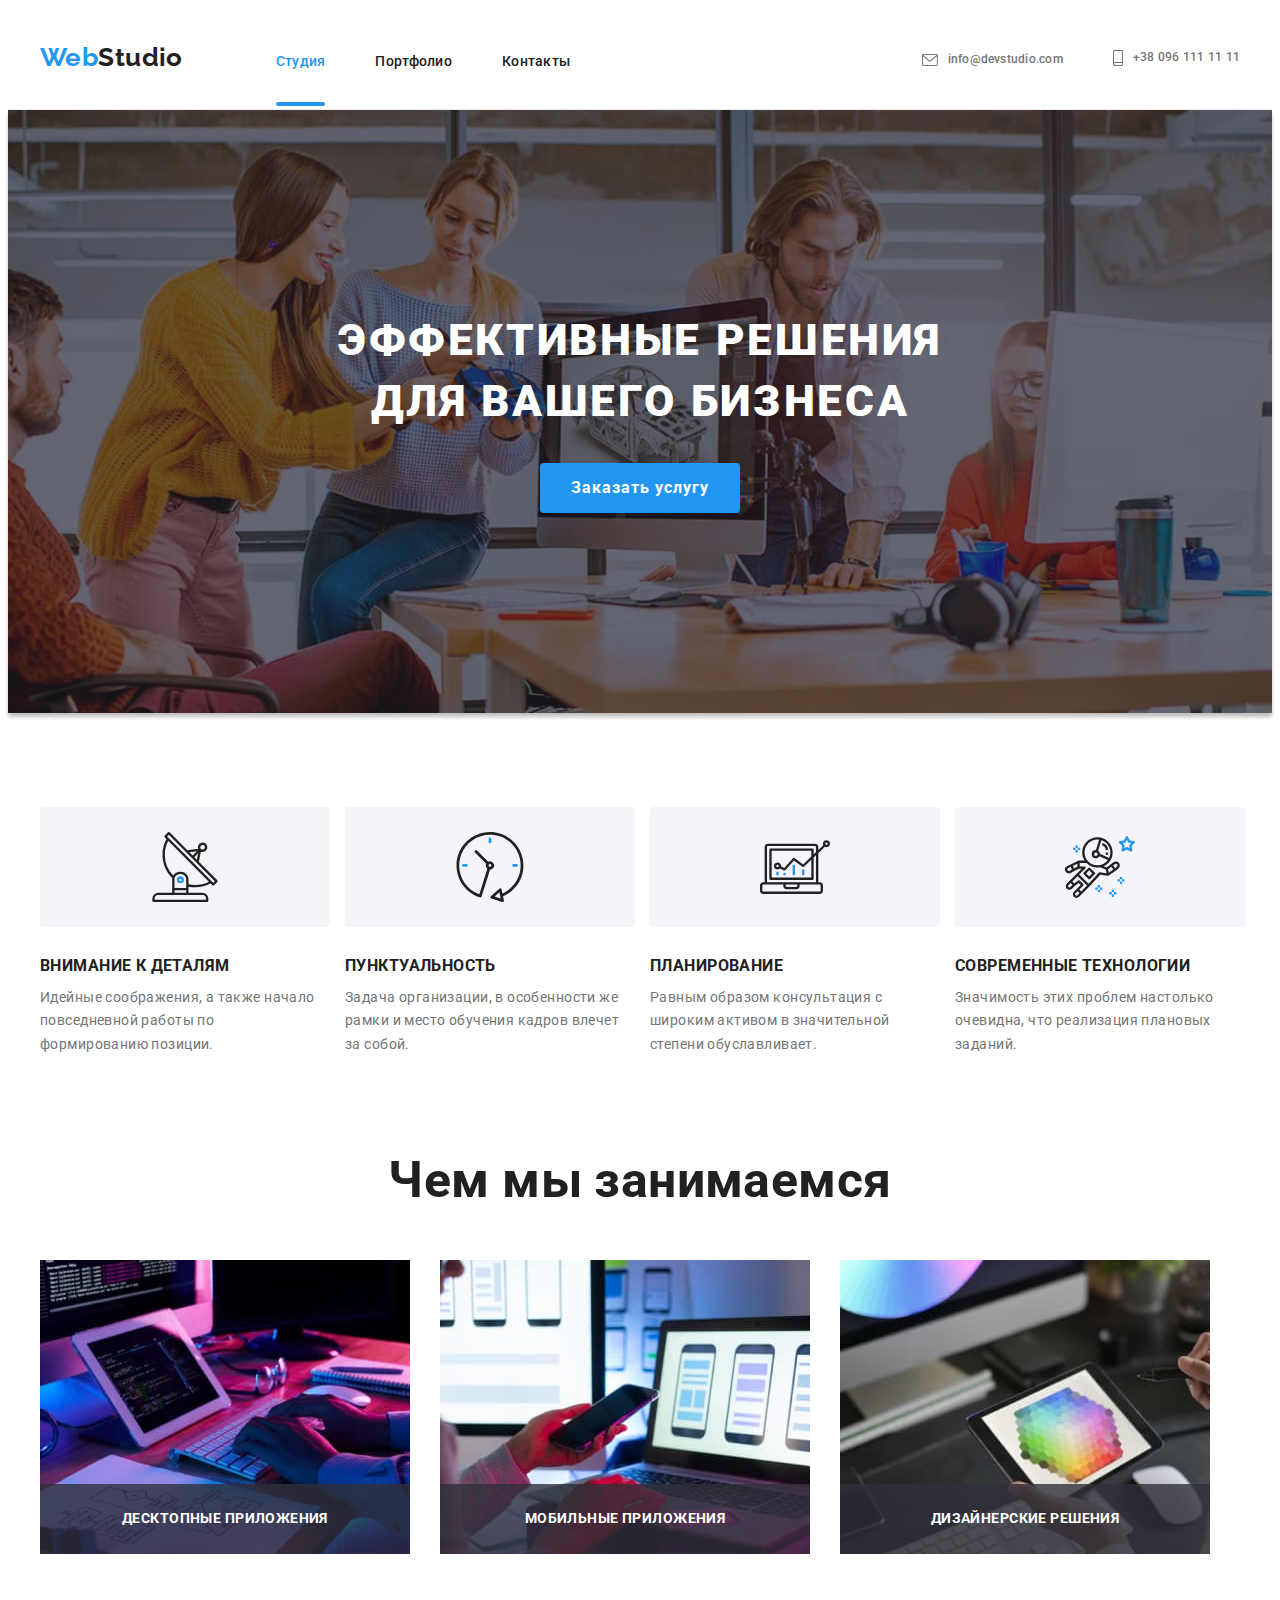
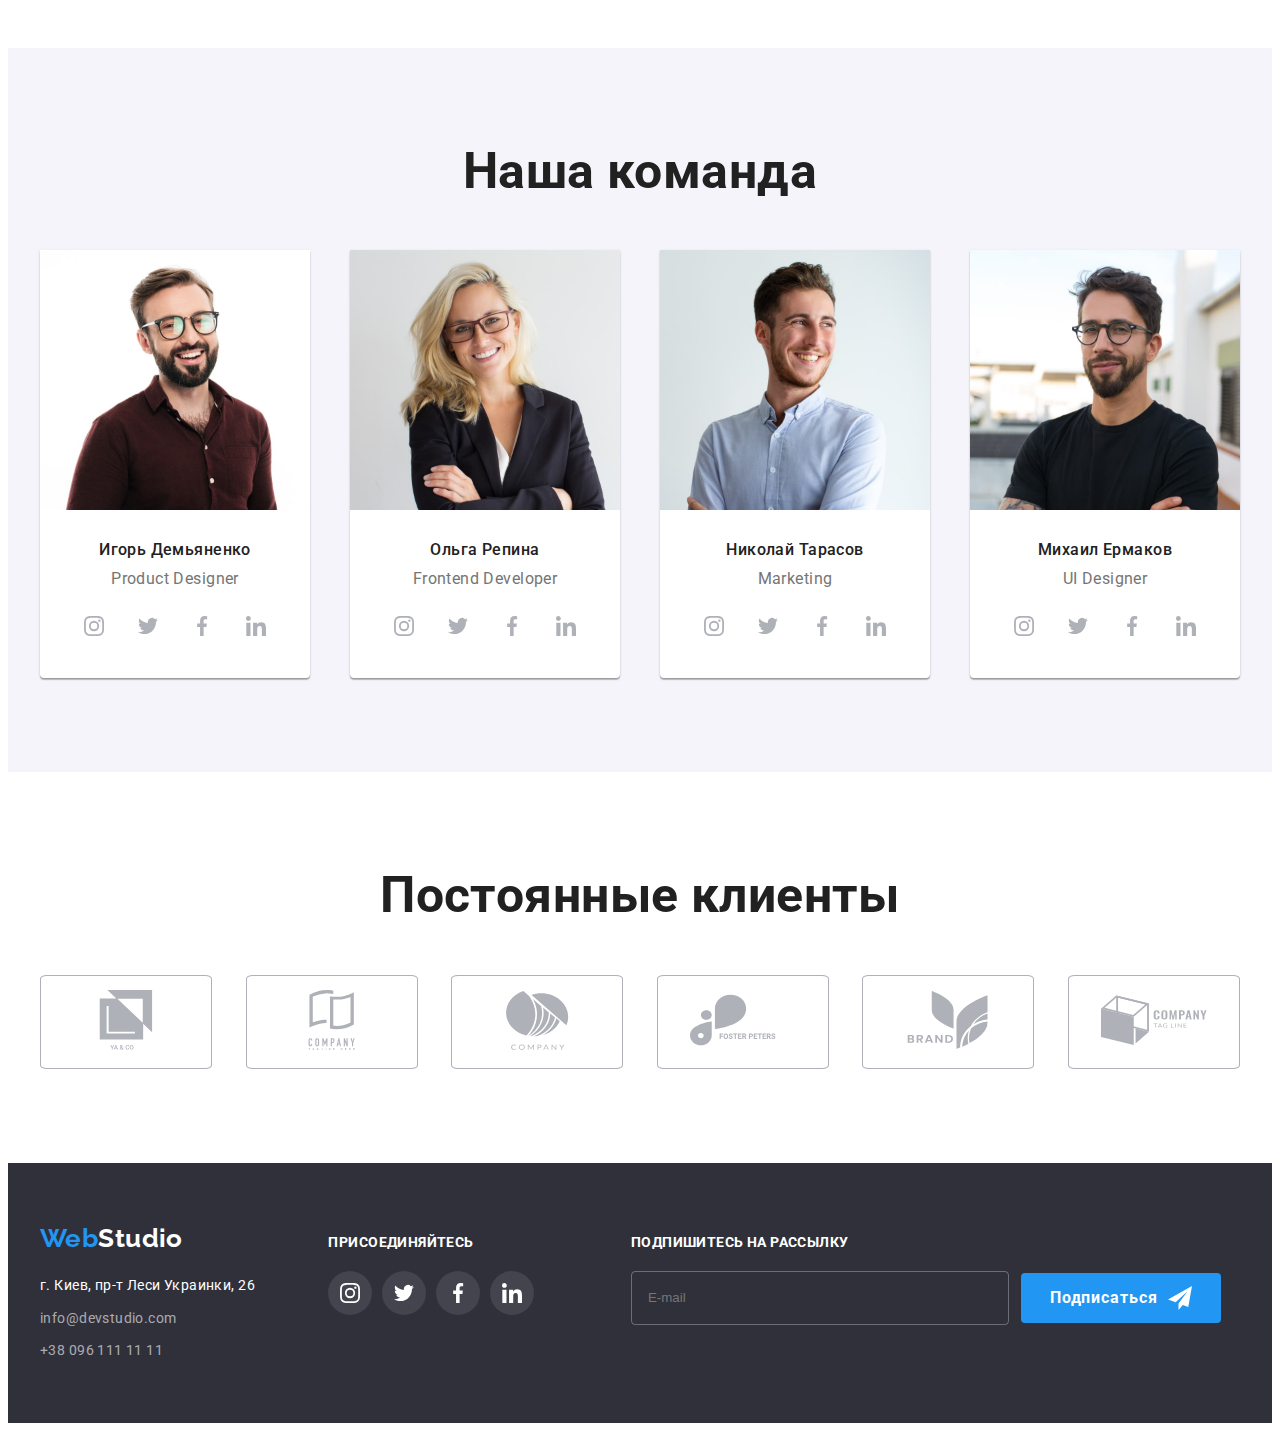
<file: index.html>
<!DOCTYPE html>
<html lang="ru">
  <head>
    <meta charset="UTF-8" />
    <meta http-equiv="X-UA-Compatible" content="IE=edge" />
    <meta name="viewport" content="width=device-width, initial-scale=1.0" />
    <title>Студия</title>
    <link
      rel="stylesheet"
      href="https://cdnjs.cloudflare.com/ajax/libs/modern-normalize/1.1.0/modern-normalize.min.css"
      integrity="sha512-wpPYUAdjBVSE4KJnH1VR1HeZfpl1ub8YT/NKx4PuQ5NmX2tKuGu6U/JRp5y+Y8XG2tV+wKQpNHVUX03MfMFn9Q=="
      crossorigin="anonymous"
      referrerpolicy="no-referrer"
    />
    <link
      href="https://fonts.googleapis.com/css2?family=Raleway:wght@700&family=Roboto:wght@400;500;700;900&display=swap"
      rel="stylesheet"
    />
    <link rel="stylesheet" href="./css/main.min.css" />
  </head>
  <body>
    <!--------------------------------------------Шапка проекта-------------------------------------------->
    <header class="header">
      <div class="container header__container">
        <a class="link logo header__logo" href="#" lang="en">
          <span class="accent-color">Web</span>Studio</a
        >
        <!--------------------------------------- Планшет + Декстоп --------------------------------------->
        <nav class="site-nav">
          <ul class="list site-list">
            <li class="site-list__item">
              <a class="link site-list__link current-link" href="index.html"
                >Студия</a
              >
            </li>
            <li class="site-list__item">
              <a class="link site-list__link" href="portfolio.html"
                >Портфолио</a
              >
            </li>
            <li class="site-list__item">
              <a class="link site-list__link" href="#">Контакты</a>
            </li>
          </ul>
        </nav>
        <ul class="list cntc-list">
          <li class="cntc-list__item">
            <a
              class="link mail-link cntc-list__link"
              href="mailto:info@devstudio.com"
            >
              <svg class="cntc-list__icon" width="16" height="12">
                <use href="./images/sprite.svg#icon-envelope"></use>
              </svg>
              info@devstudio.com</a
            >
          </li>
          <li class="cntc-list__item">
            <a class="link cntc-list__link" href="tel:+380961111111">
              <svg class="cntc-list__icon" width="10" height="16">
                <use href="./images/sprite.svg#icon-smartphone"></use>
              </svg>
              +38 096 111 11 11</a
            >
          </li>
        </ul>
        <!-------------------------------------------- Моб-меню -------------------------------------------->
        <button type="button" class="menu-open" data-menu-open>
          <svg class="menu-icon" width="40" , height="40">
            <use
              href="./images/sprite.svg#icon-burger-menu"
              class="menu-icon__burger"
            ></use>
          </svg>
        </button>
        <div class="mobile-menu is-hidden" data-menu>
          <div class="container container-menu">
            <div class="mobile-menu--top">
              <button type="button" class="menu-close" data-menu-close>
                <svg class="menu-icon" width="40" , height="40">
                  <use
                    href="./images/sprite.svg#icon-cross"
                    class="menu-icon__cross"
                  ></use>
                </svg>
              </button>
              <ul class="list menu-list">
                <li class="menu-list__item">
                  <a class="link menu-list__link" href="index.html">Студия</a>
                </li>
                <li class="menu-list__item">
                  <a class="link menu-list__link" href="portfolio.html"
                    >Портфолио</a
                  >
                </li>
                <li class="menu-list__item">
                  <a class="link menu-list__link" href="#">Контакты</a>
                </li>
              </ul>
            </div>
            <div class="mobile-menu--bottom">
              <ul class="list menu-cntc-list">
                <li class="menu-cntc-list__item">
                  <a
                    class="link tel-link menu-cntc-list__link"
                    href="tel:+380961111111"
                  >
                    +38 096 111 11 11</a
                  >
                </li>
                <li class="menu-cntc-list__item">
                  <a
                    class="link menu-cntc-list__link"
                    href="mailto:info@devstudio.com"
                    >info@devstudio.com</a
                  >
                </li>
              </ul>
              <ul class="list socials-list">
                <li class="socials-list__item">
                  <a
                    href="https://www.instagram.com"
                    target="_blank"
                    rel="noopener noreferrer"
                    class="link socials-list__link"
                    >Instagram</a
                  >
                </li>
                <li class="socials-list__item">
                  <a
                    href="https://twitter.com"
                    target="_blank"
                    rel="noopener noreferrer"
                    class="link socials-list__link"
                  >
                    Twitter</a
                  >
                </li>
                <li class="socials-list__item">
                  <a
                    href="https://uk-ua.facebook.com"
                    target="_blank"
                    rel="noopener noreferrer"
                    class="link socials-list__link"
                    >Facebook</a
                  >
                </li>
                <li class="socials-list__item">
                  <a
                    href="https://www.linkedin.com"
                    target="_blank"
                    rel="noopener noreferrer"
                    class="link socials-list__link"
                    >LinkedIn</a
                  >
                </li>
              </ul>
            </div>
          </div>
        </div>
      </div>
    </header>
    <main>
      <!--------------------------------------------Шапка-герой-------------------------------------------->
      <section class="hero hero-bg">
        <div class="container">
          <h1 class="hero__title">
            Эффективные решения <br />для вашего бизнеса
          </h1>
          <button type="button" class="main-btn" data-modal-open>
            Заказать услугу
          </button>
        </div>
      </section>
      <!--------------------------------------Особенности работы-------------------------------------->
      <section class="section">
        <div class="container">
          <h2 class="section__title" hidden>Особенности</h2>
          <ul class="list specifics-list">
            <li class="specifics-list__item">
              <div class="specifics-icon">
                <svg class="icon">
                  <use href="./images/sprite.svg#icon-antena"></use>
                </svg>
              </div>
              <h3 class="specifics-list__title">Внимание к деталям</h3>
              <p class="specifics-list__text">
                Идейные соображения, а также начало повседневной работы по
                формированию позиции.
              </p>
            </li>
            <li class="specifics-list__item">
              <div class="specifics-icon">
                <svg class="icon">
                  <use href="./images/sprite.svg#icon-clock"></use>
                </svg>
              </div>
              <h3 class="specifics-list__title">Пунктуальность</h3>
              <p class="specifics-list__text">
                Задача организации, в особенности же рамки и место обучения
                кадров влечет за собой.
              </p>
            </li>
            <li class="specifics-list__item">
              <div class="specifics-icon">
                <svg class="icon">
                  <use href="./images/sprite.svg#icon-diaram"></use>
                </svg>
              </div>
              <h3 class="specifics-list__title">Планирование</h3>
              <p class="specifics-list__text">
                Равным образом консультация с широким активом в значительной
                степени обуславливает.
              </p>
            </li>
            <li class="specifics-list__item">
              <div class="specifics-icon">
                <svg class="icon">
                  <use href="./images/sprite.svg#icon-astro"></use>
                </svg>
              </div>
              <h3 class="specifics-list__title">Современные технологии</h3>
              <p class="specifics-list__text">
                Значимость этих проблем настолько очевидна, что реализация
                плановых заданий.
              </p>
            </li>
          </ul>
        </div>
      </section>
      <!--------------------------------------------Услуги-------------------------------------------->
      <section class="images">
        <div class="container">
          <h2 class="section__title">Чем мы занимаемся</h2>
          <ul class="list images-list">
            <li class="images-list__item">
              <div class="image-wrap">
                <picture>
                  <source
                    srcset="./images/box-1.jpg 1x, ./images/box-1-2x.jpg 2x"
                    media="(min-width: 1200px)"
                  />
                  <img src="./images/box-1.jpg" alt="Кодинг" />
                </picture>
                <p class="image-wrap__text">Десктопные приложения</p>
              </div>
            </li>
            <li class="images-list__item">
              <div class="image-wrap">
                <picture>
                  <source
                    srcset="./images/box-2.jpg 1x, ./images/box-2-2x.jpg 2x"
                    media="(min-width: 1200px)"
                  />
                  <img src="./images/box-2.jpg" alt="Натив" />
                </picture>
                <p class="image-wrap__text">Мобильные приложения</p>
              </div>
            </li>
            <li class="images-list__item">
              <div class="image-wrap">
                <picture>
                  <source
                    srcset="./images/box-3.jpg 1x, ./images/box-3-2x.jpg 2x"
                    media="(min-width: 1200px)"
                  />
                  <img src="./images/box-3.jpg" alt="Дизайн" />
                </picture>
                <p class="image-wrap__text">Дизайнерские решения</p>
              </div>
            </li>
          </ul>
        </div>
      </section>
      <!--------------------------------------------Команда-------------------------------------------->
      <section class="section team">
        <div class="container">
          <h2 class="section__title">Наша команда</h2>
          <ul class="list team-list">
            <li class="team-list__item">
              <picture>
                <source
                  srcset="./images/img-3.jpg 1x, ./images/img-3-desk-2x.jpg 2x"
                  media="(min-width: 1200px)"
                />
                <source
                  srcset="
                    ./images/img-3-tab-1x.jpg 1x,
                    ./images/img-3-tab-2x.jpg 2x
                  "
                  media="(min-width: 768px)"
                />
                <source
                  srcset="
                    ./images/img-3-mob-1x.jpg 1x,
                    ./images/img-3-mob-2x.jpg 2x
                  "
                  media="(min-width: 480px)"
                />
                <img src="./images/img-3.jpg" alt="Игорь Демьяненко" />
              </picture>
              <div class="team-box">
                <h3 class="team-box__title">Игорь Демьяненко</h3>
                <p class="team-box__text" lang="en">Product Designer</p>
                <ul class="list sl-list">
                  <li class="sl-list__item">
                    <a
                      href="https://www.instagram.com"
                      target="_blank"
                      rel="noopener noreferrer"
                      class="sl-list__link"
                    >
                      <svg class="sl-list__icon" width="20" height="20">
                        <use href="./images/sprite.svg#icon-instagram"></use>
                      </svg>
                    </a>
                  </li>
                  <li class="sl-list__item">
                    <a
                      href="https://twitter.com"
                      target="_blank"
                      rel="noopener noreferrer"
                      class="sl-list__link"
                    >
                      <svg class="sl-list__icon" width="20" height="20">
                        <use href="./images/sprite.svg#icon-twitter"></use>
                      </svg>
                    </a>
                  </li>
                  <li class="sl-list__item">
                    <a
                      href="https://uk-ua.facebook.com"
                      target="_blank"
                      rel="noopener noreferrer"
                      class="sl-list__link"
                    >
                      <svg class="sl-list__icon" width="20" height="20">
                        <use href="./images/sprite.svg#icon-facebook"></use>
                      </svg>
                    </a>
                  </li>
                  <li class="sl-list__item">
                    <a
                      href="https://www.linkedin.com"
                      target="_blank"
                      rel="noopener noreferrer"
                      class="sl-list__link"
                    >
                      <svg class="sl-list__icon" width="20" height="20">
                        <use href="./images/sprite.svg#icon-linkedin"></use>
                      </svg>
                    </a>
                  </li>
                </ul>
              </div>
            </li>
            <li class="team-list__item">
              <picture>
                <source
                  srcset="./images/img-2.jpg 1x, ./images/img-2-desk-2x.jpg 2x"
                  media="(min-width: 1200px)"
                />
                <source
                  srcset="
                    ./images/img-2-tab-1x.jpg 1x,
                    ./images/img-2-tab-2x.jpg 2x
                  "
                  media="(min-width: 768px)"
                />
                <source
                  srcset="
                    ./images/img-2-mob-1x.jpg 1x,
                    ./images/img-2-mob-2x.jpg 2x
                  "
                  media="(min-width: 480px)"
                />
                <img src="./images/img-2.jpg" alt="Ольга Репина" />
              </picture>
              <div class="team-box">
                <h3 class="team-box__title">Ольга Репина</h3>
                <p class="team-box__text" lang="en">Frontend Developer</p>
                <ul class="list sl-list">
                  <li class="sl-list__item">
                    <a
                      href="https://www.instagram.com"
                      target="_blank"
                      rel="noopener noreferrer"
                      class="sl-list__link"
                    >
                      <svg class="sl-list__icon" width="20" height="20">
                        <use href="./images/sprite.svg#icon-instagram"></use>
                      </svg>
                    </a>
                  </li>
                  <li class="sl-list__item">
                    <a
                      href="https://twitter.com"
                      target="_blank"
                      rel="noopener noreferrer"
                      class="sl-list__link"
                    >
                      <svg class="sl-list__icon" width="20" height="20">
                        <use href="./images/sprite.svg#icon-twitter"></use>
                      </svg>
                    </a>
                  </li>
                  <li class="sl-list__item">
                    <a
                      href="https://uk-ua.facebook.com"
                      target="_blank"
                      rel="noopener noreferrer"
                      class="sl-list__link"
                    >
                      <svg class="sl-list__icon" width="20" height="20">
                        <use href="./images/sprite.svg#icon-facebook"></use>
                      </svg>
                    </a>
                  </li>
                  <li class="sl-list__item">
                    <a
                      href="https://www.linkedin.com"
                      target="_blank"
                      rel="noopener noreferrer"
                      class="sl-list__link"
                    >
                      <svg class="sl-list__icon" width="20" height="20">
                        <use href="./images/sprite.svg#icon-linkedin"></use>
                      </svg>
                    </a>
                  </li>
                </ul>
              </div>
            </li>
            <li class="team-list__item">
              <picture>
                <source
                  srcset="./images/img-1.jpg 1x, ./images/img-1-desk-2x.jpg 2x"
                  media="(min-width: 1200px)"
                />
                <source
                  srcset="
                    ./images/img-1-tab-1x.jpg 1x,
                    ./images/img-1-tab-2x.jpg 2x
                  "
                  media="(min-width: 768px)"
                />
                <source
                  srcset="
                    ./images/img-1-mob-1x.jpg 1x,
                    ./images/img-1-mob-2x.jpg 2x
                  "
                  media="(min-width: 480px)"
                />
                <img src="./images/img-1.jpg" alt="Николай Тарасов" />
              </picture>
              <div class="team-box">
                <h3 class="team-box__title">Николай Тарасов</h3>
                <p class="team-box__text" lang="en">Marketing</p>
                <ul class="list sl-list">
                  <li class="sl-list__item">
                    <a
                      href="https://www.instagram.com"
                      target="_blank"
                      rel="noopener noreferrer"
                      class="sl-list__link"
                    >
                      <svg class="sl-list__icon" width="20" height="20">
                        <use href="./images/sprite.svg#icon-instagram"></use>
                      </svg>
                    </a>
                  </li>
                  <li class="sl-list__item">
                    <a
                      href="https://twitter.com"
                      target="_blank"
                      rel="noopener noreferrer"
                      class="sl-list__link"
                    >
                      <svg class="sl-list__icon" width="20" height="20">
                        <use href="./images/sprite.svg#icon-twitter"></use>
                      </svg>
                    </a>
                  </li>
                  <li class="sl-list__item">
                    <a
                      href="https://uk-ua.facebook.com"
                      target="_blank"
                      rel="noopener noreferrer"
                      class="sl-list__link"
                    >
                      <svg class="sl-list__icon" width="20" height="20">
                        <use href="./images/sprite.svg#icon-facebook"></use>
                      </svg>
                    </a>
                  </li>
                  <li class="sl-list__item">
                    <a
                      href="https://www.linkedin.com"
                      target="_blank"
                      rel="noopener noreferrer"
                      class="sl-list__link"
                    >
                      <svg class="sl-list__icon" width="20" height="20">
                        <use href="./images/sprite.svg#icon-linkedin"></use>
                      </svg>
                    </a>
                  </li>
                </ul>
              </div>
            </li>
            <li class="team-list__item">
              <picture>
                <source
                  srcset="./images/img.jpg 1x, ./images/img-desk-2x.jpg 2x"
                  media="(min-width: 1200px)"
                />
                <source
                  srcset="
                    ./images/img-tab-1x.jpg 1x,
                    ./images/img-tab-2x.jpg 2x
                  "
                  media="(min-width: 768px)"
                />
                <source
                  srcset="
                    ./images/img-mob-1x.jpg 1x,
                    ./images/img-mob-2x.jpg 2x
                  "
                  media="(min-width: 480px)"
                />
                <img src="./images/img.jpg" alt="Михаил Ермаков" />
              </picture>
              <div class="team-box">
                <h3 class="team-box__title">Михаил Ермаков</h3>
                <p class="team-box__text" lang="en">UI Designer</p>
                <ul class="list sl-list">
                  <li class="sl-list__item">
                    <a
                      href="https://www.instagram.com"
                      target="_blank"
                      rel="noopener noreferrer"
                      class="sl-list__link"
                    >
                      <svg class="sl-list__icon" width="20" height="20">
                        <use href="./images/sprite.svg#icon-instagram"></use>
                      </svg>
                    </a>
                  </li>
                  <li class="sl-list__item">
                    <a
                      href="https://twitter.com"
                      target="_blank"
                      rel="noopener noreferrer"
                      class="sl-list__link"
                    >
                      <svg class="sl-list__icon" width="20" height="20">
                        <use href="./images/sprite.svg#icon-twitter"></use>
                      </svg>
                    </a>
                  </li>
                  <li class="sl-list__item">
                    <a
                      href="https://uk-ua.facebook.com"
                      target="_blank"
                      rel="noopener noreferrer"
                      class="sl-list__link"
                    >
                      <svg class="sl-list__icon" width="20" height="20">
                        <use href="./images/sprite.svg#icon-facebook"></use>
                      </svg>
                    </a>
                  </li>
                  <li class="sl-list__item">
                    <a
                      href="https://www.linkedin.com"
                      target="_blank"
                      rel="noopener noreferrer"
                      class="sl-list__link"
                    >
                      <svg class="sl-list__icon" width="20" height="20">
                        <use href="./images/sprite.svg#icon-linkedin"></use>
                      </svg>
                    </a>
                  </li>
                </ul>
              </div>
            </li>
          </ul>
        </div>
      </section>
      <!--------------------------------------------Клиенты-------------------------------------------->
      <section class="section clients">
        <div class="container">
          <h2 class="section__title">Постоянные клиенты</h2>
          <ul class="list clients-list">
            <li class="clients-list__item">
              <a href="#" class="clients-list__link">
                <svg class="clients-list__icon" width="106" height="60">
                  <use href="./images/sprite.svg#icon-yaco-client"></use>
                </svg>
              </a>
            </li>
            <li class="clients-list__item">
              <a href="#" class="clients-list__link">
                <svg class="clients-list__icon" width="106" height="60">
                  <use href="./images/sprite.svg#icon-taglinghere-client"></use>
                </svg>
              </a>
            </li>
            <li class="clients-list__item">
              <a href="#" class="clients-list__link">
                <svg class="clients-list__icon" width="106" height="60">
                  <use href="./images/sprite.svg#icon-company-client"></use>
                </svg>
              </a>
            </li>
            <li class="clients-list__item">
              <a href="#" class="clients-list__link">
                <svg class="clients-list__icon" width="106" height="60">
                  <use
                    href="./images/sprite.svg#icon-fosterpeters-client"
                  ></use>
                </svg>
              </a>
            </li>
            <li class="clients-list__item">
              <a href="#" class="clients-list__link">
                <svg class="clients-list__icon" width="106" height="60">
                  <use href="./images/sprite.svg#icon-brand-client"></use>
                </svg>
              </a>
            </li>
            <li class="clients-list__item">
              <a href="#" class="clients-list__link">
                <svg class="clients-list__icon" width="106" height="60">
                  <use href="./images/sprite.svg#icon-tagline-client"></use>
                </svg>
              </a>
            </li>
          </ul>
        </div>
      </section>
    </main>
    <!--------------------------------------------Подвал-------------------------------------------->
    <footer class="footer">
      <div class="container">
        <div class="address-box">
          <a class="link logo footer-logo" href="#" lang="en">
            <span class="accent-color">Web</span>Studio</a
          >
          <address class="address">
            <ul class="list address-list">
              <li class="address-list__item">
                <a
                  class="link address-list__link"
                  href="https://www.google.com/maps/place/%D0%B1%D1%83%D0%BB%D1%8C%D0%B2%D0%B0%D1%80+%D0%9B%D0%B5%D1%81%D1%96+%D0%A3%D0%BA%D1%80%D0%B0%D1%97%D0%BD%D0%BA%D0%B8,+26,+%D0%9A%D0%B8%D1%97%D0%B2,+02000/@50.4265807,30.5361971,17z/data=!3m1!4b1!4m5!3m4!1s0x40d4cf0e033ecbe9:0x57a4dffefec77da0!8m2!3d50.4265807!4d30.5383858"
                  target="_blank"
                  rel="noopener noreferrer"
                  >г. Киев, пр-т Леси Украинки, 26</a
                >
              </li>
              <li class="address-list__item">
                <a class="link" href="mailto:info@devstudio.com"
                  >info@devstudio.com</a
                >
              </li>
              <li class="address-list__item">
                <a class="link" href="tel:+380961111111">+38 096 111 11 11</a>
              </li>
            </ul>
          </address>
        </div>
        <div class="sn-box">
          <h2 class="sn-box__title">Присоединяйтесь</h2>
          <ul class="list sn-list">
            <li class="sn-list__item">
              <a
                href="https://www.instagram.com"
                target="_blank"
                rel="noopener noreferrer"
                class="sn-list__link"
              >
                <svg class="sn-list__icon" width="20" height="20">
                  <use href="./images/sprite.svg#icon-instagram"></use>
                </svg>
              </a>
            </li>
            <li class="sn-list__item">
              <a
                href="https://twitter.com"
                target="_blank"
                rel="noopener noreferrer"
                class="sn-list__link"
              >
                <svg class="sn-list__icon" width="20" height="20">
                  <use href="./images/sprite.svg#icon-twitter"></use>
                </svg>
              </a>
            </li>
            <li class="sn-list__item">
              <a
                href="https://uk-ua.facebook.com"
                target="_blank"
                rel="noopener noreferrer"
                class="sn-list__link"
              >
                <svg class="sn-list__icon" width="20" height="20">
                  <use href="./images/sprite.svg#icon-facebook"></use>
                </svg>
              </a>
            </li>
            <li class="sn-list__item">
              <a
                href="https://www.linkedin.com"
                target="_blank"
                rel="noopener noreferrer"
                class="sn-list__link"
              >
                <svg class="sn-list__icon" width="20" height="20">
                  <use href="./images/sprite.svg#icon-linkedin"></use>
                </svg>
              </a>
            </li>
          </ul>
        </div>
        <div class="sign-box">
          <h2 class="sign-box__title">Подпишитесь на рассылку</h2>
          <form action="#">
            <div class="sign-wrap">
              <input
                type="email"
                name="email"
                class="sign-wrap__email"
                placeholder="E-mail"
              />
              <button type="submit" class="main-btn sign-btn">
                Подписаться
                <svg class="sign-btn__icon" width="24" height="24">
                  <use href="./images/icons.svg#icon-send"></use>
                </svg>
              </button>
            </div>
          </form>
        </div>
      </div>
    </footer>
    <!--------------------------------------------Модалка-------------------------------------------->
    <div class="backdrop is-hidden" data-modal>
      <div class="modal">
        <p class="modal__title">Оставьте свои данные, мы вам перезвоним</p>
        <form action="#">
          <div class="form-wrap">
            <label for="user-name" class="form-wrap__text">Имя</label>
            <div class="input-box">
              <input
                type="text"
                name="user-name"
                id="user-name"
                class="input-box__form input-box__size"
                required
              />
              <svg class="input-box__icon" width="18" height="18">
                <use href="./images/icons.svg#icon-person"></use>
              </svg>
            </div>
          </div>
          <div class="form-wrap">
            <label for="user-tel" class="form-wrap__text">Телефон</label>
            <div class="input-box">
              <input
                type="tel"
                name="tel"
                id="user-tel"
                class="input-box__form input-box__size"
                required
              />
              <svg class="input-box__icon" width="18" height="18">
                <use href="./images/icons.svg#icon-phone"></use>
              </svg>
            </div>
          </div>
          <div class="form-wrap">
            <label for="user-email" class="form-wrap__text">Почта</label>
            <div class="input-box">
              <input
                type="email"
                name="email"
                id="user-email"
                class="input-box__form input-box__size"
                required
              />
              <svg class="input-box__icon" width="18" height="18">
                <use href="./images/icons.svg#icon-email"></use>
              </svg>
            </div>
          </div>
          <div class="comment-box">
            <label for="user-comments" class="comment-box__text"
              >Комментарий</label
            >
            <textarea
              name="coments"
              id="user-comments"
              placeholder="Введите текст"
              class="input-box__form comment-box__size"
            ></textarea>
          </div>
          <!-----------------------Чекбокс----------------------->
          <label class="checkbox">
            <input type="checkbox" class="check-box__input" />
            <span class="check__box">
              <svg class="check-box__icon" width="18" height="18">
                <use href="./images/icons.svg#icon-vector"></use>
              </svg>
            </span>
            Соглашаюсь с рассылкой и принимаю
            <a class="check-box__link" href="#"> Условия договора</a>
          </label>
          <!-- --------------------------------------------------->
          <button type="submit" class="main-btn form-btn">Отправить</button>
        </form>
        <button type="submit" class="modal__close" data-modal-close>
          <svg class="modal__close-icon">
            <use href="./images/sprite.svg#icon-close"></use>
          </svg>
        </button>
      </div>
    </div>
    <script src="./js/modal.js"></script>
    <script src="./js/mobile-menu.js"></script>
  </body>
</html>
</file>
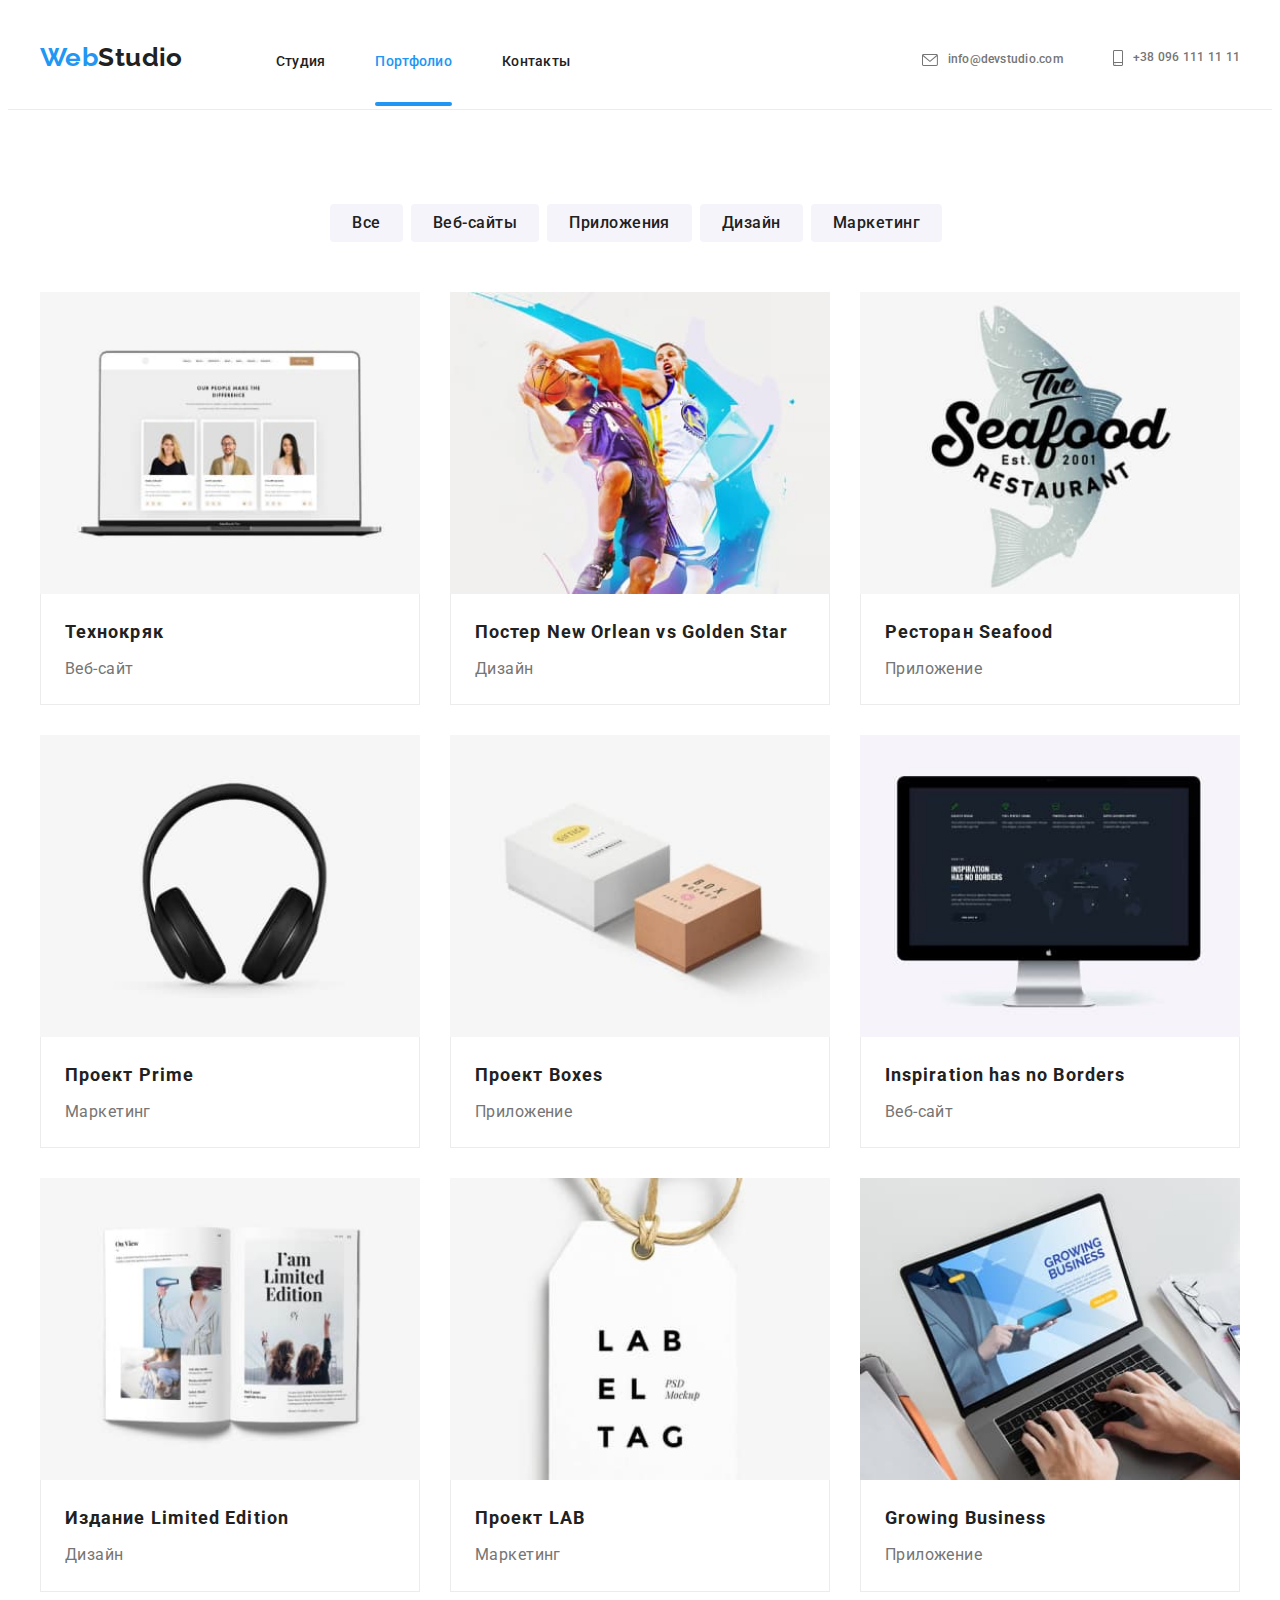
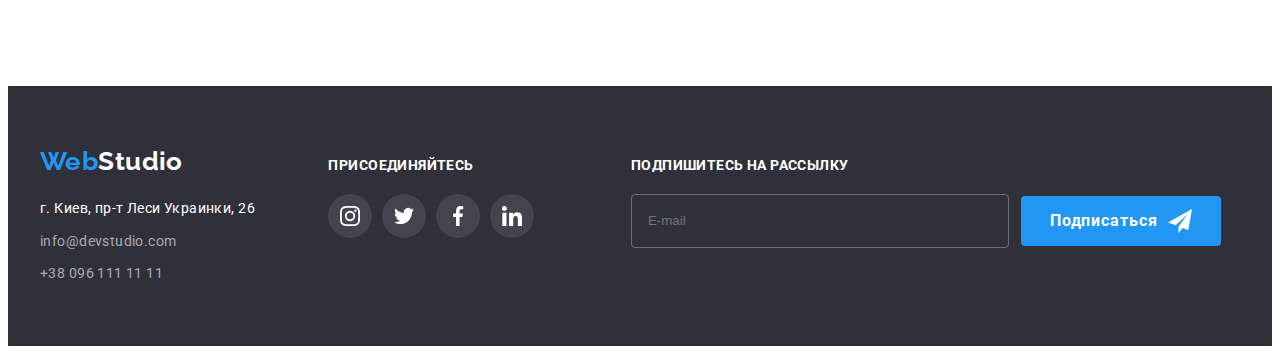
<file: portfolio.html>
<!DOCTYPE html>
<html lang="ru">
  <head>
    <meta charset="UTF-8" />
    <meta http-equiv="X-UA-Compatible" content="IE=edge" />
    <meta name="viewport" content="width=device-width, initial-scale=1.0" />
    <title>Студия</title>
    <link
      rel="stylesheet"
      href="https://cdnjs.cloudflare.com/ajax/libs/modern-normalize/1.1.0/modern-normalize.min.css"
      integrity="sha512-wpPYUAdjBVSE4KJnH1VR1HeZfpl1ub8YT/NKx4PuQ5NmX2tKuGu6U/JRp5y+Y8XG2tV+wKQpNHVUX03MfMFn9Q=="
      crossorigin="anonymous"
      referrerpolicy="no-referrer"
    />
    <link
      href="https://fonts.googleapis.com/css2?family=Raleway:wght@700&family=Roboto:wght@400;500;700;900&display=swap"
      rel="stylesheet"
    />
    <link rel="stylesheet" href="./css/main.min.css" />
  </head>
  <body>
    <!-------------------------------------------- Шапка проекта -------------------------------------------->
    <header class="header">
      <div class="container header__container">
        <a class="link logo header__logo" href="#" lang="en">
          <span class="accent-color">Web</span>Studio</a
        >
        <!--------------------------------------- Планшет + Декстоп --------------------------------------->
        <nav class="site-nav">
          <ul class="list site-list">
            <li class="site-list__item">
              <a class="link site-list__link" href="index.html">Студия</a>
            </li>
            <li class="site-list__item">
              <a class="link site-list__link current-link" href="portfolio.html"
                >Портфолио</a
              >
            </li>
            <li class="site-list__item">
              <a class="link site-list__link" href="#">Контакты</a>
            </li>
          </ul>
        </nav>
        <ul class="list cntc-list">
          <li class="cntc-list__item">
            <a
              class="link mail-link cntc-list__link"
              href="mailto:info@devstudio.com"
            >
              <svg class="cntc-list__icon" width="16" height="12">
                <use href="./images/sprite.svg#icon-envelope"></use>
              </svg>
              info@devstudio.com</a
            >
          </li>
          <li class="cntc-list__item">
            <a class="link cntc-list__link" href="tel:+380961111111">
              <svg class="cntc-list__icon" width="10" height="16">
                <use href="./images/sprite.svg#icon-smartphone"></use>
              </svg>
              +38 096 111 11 11</a
            >
          </li>
        </ul>
        <!-------------------------------------------- Моб-меню -------------------------------------------->
        <button type="button" class="menu-open" data-menu-open>
          <svg class="menu-icon" width="40" , height="40">
            <use
              href="./images/sprite.svg#icon-burger-menu"
              class="menu-icon__burger"
            ></use>
          </svg>
        </button>
        <div class="mobile-menu is-hidden" data-menu>
          <div class="container container-menu">
            <div class="mobile-menu--top">
              <button type="button" class="menu-close" data-menu-close>
                <svg class="menu-icon" width="40" , height="40">
                  <use
                    href="./images/sprite.svg#icon-cross"
                    class="menu-icon__cross"
                  ></use>
                </svg>
              </button>
              <ul class="list menu-list">
                <li class="menu-list__item">
                  <a class="link menu-list__link" href="index.html">Студия</a>
                </li>
                <li class="menu-list__item">
                  <a class="link menu-list__link" href="portfolio.html"
                    >Портфолио</a
                  >
                </li>
                <li class="menu-list__item">
                  <a class="link menu-list__link" href="#">Контакты</a>
                </li>
              </ul>
            </div>
            <div class="mobile-menu--bottom">
              <ul class="list menu-cntc-list">
                <li class="menu-cntc-list__item">
                  <a
                    class="link tel-link menu-cntc-list__link"
                    href="tel:+380961111111"
                  >
                    +38 096 111 11 11</a
                  >
                </li>
                <li class="menu-cntc-list__item">
                  <a
                    class="link menu-cntc-list__link"
                    href="mailto:info@devstudio.com"
                    >info@devstudio.com</a
                  >
                </li>
              </ul>
              <ul class="list socials-list">
                <li class="socials-list__item">
                  <a
                    href="https://www.instagram.com"
                    target="_blank"
                    rel="noopener noreferrer"
                    class="link socials-list__link"
                    >Instagram</a
                  >
                </li>
                <li class="socials-list__item">
                  <a
                    href="https://twitter.com"
                    target="_blank"
                    rel="noopener noreferrer"
                    class="link socials-list__link"
                  >
                    Twitter</a
                  >
                </li>
                <li class="socials-list__item">
                  <a
                    href="https://uk-ua.facebook.com"
                    target="_blank"
                    rel="noopener noreferrer"
                    class="link socials-list__link"
                    >Facebook</a
                  >
                </li>
                <li class="socials-list__item">
                  <a
                    href="https://www.linkedin.com"
                    target="_blank"
                    rel="noopener noreferrer"
                    class="link socials-list__link"
                    >LinkedIn</a
                  >
                </li>
              </ul>
            </div>
          </div>
        </div>
      </div>
    </header>
    <main>
      <!-- -------------------------------------Список портфолио--------------------------------------->
      <section class="section">
        <!---------------------------------------Список кнопок--------------------------------------->
        <h1 hidden>Портфолио</h1>
        <div class="container">
          <ul class="list btns-list">
            <li class="btns-list__item">
              <button type="button" class="all-btn">Все</button>
            </li>
            <li class="btns-list__item">
              <button type="button" class="ws-btn">Веб-сайты</button>
            </li>
            <li class="btns-list__item">
              <button type="button" class="app-btn">Приложения</button>
            </li>
            <li class="btns-list__item">
              <button type="button" class="design-btn">Дизайн</button>
            </li>
            <li class="btns-list__item">
              <button type="button" class="marketing-btn">Маркетинг</button>
            </li>
          </ul>
          <!--------------------------------------------Список услуг-------------------------------------------->
          <ul class="list service-list">
            <li class="service-list__item">
              <a class="link service-list__link" href="#">
                <div class="service-wrap">
                  <p class="service-wrap__text">
                    Технокряк это современная площадка распространения
                    коронавируса. Компании используют эту платформу для
                    цифрового шпионажа и атак на защищённые сервера конкурентов.
                  </p>
                  <picture>
                    <source
                      srcset="
                        ./images/tecno.jpg         1x,
                        ./images/tecno-desk-2x.jpg 2x
                      "
                      media="(min-width: 1200px)"
                    />
                    <source
                      srcset="
                        ./images/tecno-tab-1x.jpg 1x,
                        ./images/tecno-tab-2x.jpg 2x
                      "
                      media="(min-width: 768px)"
                    />
                    <source
                      srcset="
                        ./images/tecno-mob-1x.jpg 1x,
                        ./images/tecno-mob-2x.jpg 2x
                      "
                      media="(min-width: 480px)"
                    />
                    <img src="./images/tecno.jpg" alt="технокряк" />
                  </picture>
                </div>
                <div class="service-box service-box--special">
                  <h2 class="service-box__title">Технокряк</h2>
                  <p class="service-box__text">Веб-сайт</p>
                </div>
              </a>
            </li>
            <li class="service-list__item">
              <a class="link service-list__link" href="#">
                <div class="service-wrap">
                  <p class="service-wrap__text">
                    Lorem ipsum dolor sit amet, consectetur adipisicing elit.
                    Doloremque velit itaque earum quos odit commodi ad,
                    dignissimos esse rerum voluptas.
                  </p>
                  <picture>
                    <source
                      srcset="
                        ./images/basketball.jpg        1x,
                        ./images/basketall-desk-2x.jpg 2x
                      "
                      media="(min-width: 1200px)"
                    />
                    <source
                      srcset="
                        ./images/basketall-tab-1x.jpg 1x,
                        ./images/basketall-tab-2x.jpg 2x
                      "
                      media="(min-width: 768px)"
                    />
                    <source
                      srcset="
                        ./images/basketball-mob-1x.jpg 1x,
                        ./images/basketball-mob-2x.jpg 2x
                      "
                      media="(min-width: 480px)"
                    />
                    <img src="./images/basketball.jpg" alt="постер" />
                  </picture>
                </div>
                <div class="service-box">
                  <h2 class="service-box__title">
                    Постер New Orlean vs Golden Star
                  </h2>
                  <p class="service-box__text">Дизайн</p>
                </div>
              </a>
            </li>
            <li class="service-list__item">
              <a class="link service-list__link" href="#">
                <div class="service-wrap">
                  <p class="service-wrap__text">
                    Lorem ipsum dolor sit amet, consectetur adipisicing elit.
                    Doloremque velit itaque earum quos odit commodi ad,
                    dignissimos esse rerum voluptas.
                  </p>
                  <picture>
                    <source
                      srcset="
                        ./images/seafood.jpg         1x,
                        ./images/seafood-desk-2x.jpg 2x
                      "
                      media="(min-width: 1200px)"
                    />
                    <source
                      srcset="
                        ./images/seafood-tab-1x.jpg 1x,
                        ./images/seafood-tab-2x.jpg 2x
                      "
                      media="(min-width: 768px)"
                    />
                    <source
                      srcset="
                        ./images/seafood-mob-1x.jpg 1x,
                        ./images/seafood-mob-2x.jpg 2x
                      "
                      media="(min-width: 480px)"
                    />
                    <img src="./images/seafood.jpg" alt="ресторан" />
                  </picture>
                </div>
                <div class="service-box">
                  <h2 class="service-box__title">Ресторан Seafood</h2>
                  <p class="service-box__text">Приложение</p>
                </div>
              </a>
            </li>
            <li class="service-list__item">
              <a class="link service-list__link" href="#">
                <div class="service-wrap">
                  <p class="service-wrap__text">
                    Lorem ipsum dolor sit amet, consectetur adipisicing elit.
                    Doloremque velit itaque earum quos odit commodi ad,
                    dignissimos esse rerum voluptas.
                  </p>
                  <picture>
                    <source
                      srcset="
                        ./images/prime.jpg         1x,
                        ./images/prime-desk-2x.jpg 2x
                      "
                      media="(min-width: 1200px)"
                    />
                    <source
                      srcset="
                        ./images/prime-tab-1x.jpg 1x,
                        ./images/prime-tab-2x.jpg 2x
                      "
                      media="(min-width: 768px)"
                    />
                    <source
                      srcset="
                        ./images/prime-mob-1x.jpg 1x,
                        ./images/prime-mob-2x.jpg 2x
                      "
                      media="(min-width: 480px)"
                    />
                    <img src="./images/prime.jpg" alt="проект" />
                  </picture>
                </div>
                <div class="service-box">
                  <h2 class="service-box__title">Проект Prime</h2>
                  <p class="service-box__text">Маркетинг</p>
                </div>
              </a>
            </li>
            <li class="service-list__item">
              <a class="link service-list__link" href="#">
                <div class="service-wrap">
                  <p class="service-wrap__text">
                    Lorem ipsum dolor sit amet, consectetur adipisicing elit.
                    Doloremque velit itaque earum quos odit commodi ad,
                    dignissimos esse rerum voluptas.
                  </p>
                  <picture>
                    <source
                      srcset="
                        ./images/boxes.jpg         1x,
                        ./images/boxes-desk-2x.jpg 2x
                      "
                      media="(min-width: 1200px)"
                    />
                    <source
                      srcset="
                        ./images/boxes-tab-1x.jpg 1x,
                        ./images/boxes-tab-2x.jpg 2x
                      "
                      media="(min-width: 768px)"
                    />
                    <source
                      srcset="
                        ./images/boxes-mob-1x.jpg 1x,
                        ./images/boxes-mob-2x.jpg 2x
                      "
                      media="(min-width: 480px)"
                    />
                    <img src="./images/boxes.jpg" alt="ящики" />
                  </picture>
                </div>
                <div class="service-box">
                  <h2 class="service-box__title">Проект Boxes</h2>
                  <p class="service-box__text">Приложение</p>
                </div>
              </a>
            </li>
            <li class="service-list__item">
              <a class="link service-list__link" href="#">
                <div class="service-wrap">
                  <p class="service-wrap__text">
                    Lorem ipsum dolor sit amet, consectetur adipisicing elit.
                    Doloremque velit itaque earum quos odit commodi ad,
                    dignissimos esse rerum voluptas.
                  </p>
                  <picture>
                    <source
                      srcset="
                        ./images/no-borders.jpg         1x,
                        ./images/no-borders-desk-2x.jpg 2x
                      "
                      media="(min-width: 1200px)"
                    />
                    <source
                      srcset="
                        ./images/no-borders-tab-1x.jpg 1x,
                        ./images/no-borders-tab-2x.jpg 2x
                      "
                      media="(min-width: 768px)"
                    />
                    <source
                      srcset="
                        ./images/no-borders-mob-1x.jpg 1x,
                        ./images/no-borders-mob-2x.jpg 2x
                      "
                      media="(min-width: 480px)"
                    />
                    <img src="./images/no-borders.jpg" alt="сайт" />
                  </picture>
                </div>
                <div class="service-box">
                  <h2 class="service-box__title">Inspiration has no Borders</h2>
                  <p class="service-box__text">Веб-сайт</p>
                </div>
              </a>
            </li>
            <li class="service-list__item">
              <a class="link service-list__link" href="#">
                <div class="service-wrap">
                  <p class="service-wrap__text">
                    Lorem ipsum dolor sit amet, consectetur adipisicing elit.
                    Doloremque velit itaque earum quos odit commodi ad,
                    dignissimos esse rerum voluptas.
                  </p>
                  <picture>
                    <source
                      srcset="
                        ./images/limited-ed.jpg         1x,
                        ./images/limited-ed-desk-2x.jpg 2x
                      "
                      media="(min-width: 1200px)"
                    />
                    <source
                      srcset="
                        ./images/limited-ed-tab-1x.jpg 1x,
                        ./images/limited-ed-tab-2x.jpg 2x
                      "
                      media="(min-width: 768px)"
                    />
                    <source
                      srcset="
                        ./images/limited-ed-mob-1x.jpg 1x,
                        ./images/limited-ed-mob-2x.jpg 2x
                      "
                      media="(min-width: 480px)"
                    />
                    <img src="./images/limited-ed.jpg" alt="издание" />
                  </picture>
                </div>
                <div class="service-box">
                  <h2 class="service-box__title">Издание Limited Edition</h2>
                  <p class="service-box__text">Дизайн</p>
                </div>
              </a>
            </li>
            <li class="service-list__item">
              <a class="link service-list__link" href="#">
                <div class="service-wrap">
                  <p class="service-wrap__text">
                    Lorem ipsum dolor sit amet, consectetur adipisicing elit.
                    Doloremque velit itaque earum quos odit commodi ad,
                    dignissimos esse rerum voluptas.
                  </p>
                  <picture>
                    <source
                      srcset="./images/lab.jpg 1x, ./images/lab-desk-2x.jpg 2x"
                      media="(min-width: 1200px)"
                    />
                    <source
                      srcset="
                        ./images/lab-tab-1x.jpg 1x,
                        ./images/lab-tab-2x.jpg 2x
                      "
                      media="(min-width: 768px)"
                    />
                    <source
                      srcset="
                        ./images/lab-mob-1x.jpg 1x,
                        ./images/lab-mob-2x.jpg 2x
                      "
                      media="(min-width: 480px)"
                    />
                    <img src="./images/lab.jpg" alt="лаборатория" />
                  </picture>
                </div>
                <div class="service-box">
                  <h2 class="service-box__title">Проект LAB</h2>
                  <p class="service-box__text">Маркетинг</p>
                </div>
              </a>
            </li>
            <li class="service-list__item">
              <a class="link service-list__link" href="#">
                <div class="service-wrap">
                  <p class="service-wrap__text">
                    Lorem ipsum dolor sit amet, consectetur adipisicing elit.
                    Doloremque velit itaque earum quos odit commodi ad,
                    dignissimos esse rerum voluptas.
                  </p>
                  <picture>
                    <source
                      srcset="
                        ./images/bussines.jpg         1x,
                        ./images/bussines-desk-2x.jpg 2x
                      "
                      media="(min-width: 1200px)"
                    />
                    <source
                      srcset="
                        ./images/bussines-tab-1x.jpg 1x,
                        ./images/bussines-tab-2x.jpg 2x
                      "
                      media="(min-width: 768px)"
                    />
                    <source
                      srcset="
                        ./images/bussines-mob-1x.jpg 1x,
                        ./images/bussines-mob-2x.jpg 2x
                      "
                      media="(min-width: 480px)"
                    />
                    <img src="./images/bussines.jpg" alt="бизнес" />
                  </picture>
                </div>
                <div class="service-box">
                  <h2 class="service-box__title">Growing Business</h2>
                  <p class="service-box__text">Приложение</p>
                </div>
              </a>
            </li>
          </ul>
        </div>
      </section>
    </main>
    <!--------------------------------------------Подвал-------------------------------------------->
    <footer class="footer">
      <div class="container">
        <div class="address-box">
          <a class="link logo footer-logo" href="#" lang="en">
            <span class="accent-color">Web</span>Studio</a
          >
          <address class="address">
            <ul class="list address-list">
              <li class="address-list__item">
                <a
                  class="link address-list__link"
                  href="https://www.google.com/maps/place/%D0%B1%D1%83%D0%BB%D1%8C%D0%B2%D0%B0%D1%80+%D0%9B%D0%B5%D1%81%D1%96+%D0%A3%D0%BA%D1%80%D0%B0%D1%97%D0%BD%D0%BA%D0%B8,+26,+%D0%9A%D0%B8%D1%97%D0%B2,+02000/@50.4265807,30.5361971,17z/data=!3m1!4b1!4m5!3m4!1s0x40d4cf0e033ecbe9:0x57a4dffefec77da0!8m2!3d50.4265807!4d30.5383858"
                  target="_blank"
                  rel="noopener noreferrer"
                  >г. Киев, пр-т Леси Украинки, 26</a
                >
              </li>
              <li class="address-list__item">
                <a class="link" href="mailto:info@devstudio.com"
                  >info@devstudio.com</a
                >
              </li>
              <li class="address-list__item">
                <a class="link" href="tel:+380961111111">+38 096 111 11 11</a>
              </li>
            </ul>
          </address>
        </div>
        <div class="sn-box">
          <h2 class="sn-box__title">Присоединяйтесь</h2>
          <ul class="list sn-list">
            <li class="sn-list__item">
              <a
                href="https://www.instagram.com"
                target="_blank"
                rel="noopener noreferrer"
                class="sn-list__link"
              >
                <svg class="sn-list__icon" width="20" height="20">
                  <use href="./images/sprite.svg#icon-instagram"></use>
                </svg>
              </a>
            </li>
            <li class="sn-list__item">
              <a
                href="https://twitter.com"
                target="_blank"
                rel="noopener noreferrer"
                class="sn-list__link"
              >
                <svg class="sn-list__icon" width="20" height="20">
                  <use href="./images/sprite.svg#icon-twitter"></use>
                </svg>
              </a>
            </li>
            <li class="sn-list__item">
              <a
                href="https://uk-ua.facebook.com"
                target="_blank"
                rel="noopener noreferrer"
                class="sn-list__link"
              >
                <svg class="sn-list__icon" width="20" height="20">
                  <use href="./images/sprite.svg#icon-facebook"></use>
                </svg>
              </a>
            </li>
            <li class="sn-list__item">
              <a
                href="https://www.linkedin.com"
                target="_blank"
                rel="noopener noreferrer"
                class="sn-list__link"
              >
                <svg class="sn-list__icon" width="20" height="20">
                  <use href="./images/sprite.svg#icon-linkedin"></use>
                </svg>
              </a>
            </li>
          </ul>
        </div>
        <div class="sign-box">
          <h2 class="sign-box__title">Подпишитесь на рассылку</h2>
          <form action="#">
            <div class="sign-wrap">
              <input
                type="email"
                name="email"
                class="sign-wrap__email"
                placeholder="E-mail"
              />
              <button type="submit" class="main-btn sign-btn">
                Подписаться
                <svg class="sign-btn__icon" width="24" height="24">
                  <use href="./images/icons.svg#icon-send"></use>
                </svg>
              </button>
            </div>
          </form>
        </div>
      </div>
    </footer>
    <script src="./js/mobile-menu.js"></script>
  </body>
</html>
</file>
<file: css/main.min.css>
:root{--accent-color: #2196f3;--primary-text-color: #212121;--secondary-text-color: #757575;--primary-color: #ffffff;--secondary-color: #2f303a;--section-btn-color: #f5f4fa;--primary-transition: 250ms cubic-bezier(0.4, 0, 0.2, 1)}body{font-family:"Roboto", sans-serif;font-size:14px;letter-spacing:0.03em;background-color:var(--primary-color);color:var(--primary-text-color)}.container{width:100%;padding-right:15px;padding-left:15px;margin:0 auto}@media screen and (min-width: 480px){.container{width:480px}}@media screen and (min-width: 768px){.container{width:768px}}@media screen and (min-width: 1200px){.container{width:1200px}}p,h1,h2,h3,h4,h5,h6{margin:0}ul{margin:0;padding-left:0}button{cursor:pointer}img{display:block;width:100%;max-width:100%;height:auto}.list{list-style:none}.link{text-decoration:none}.main-btn{font-family:inherit;font-weight:bold;font-size:16px;line-height:1.9;letter-spacing:.06em;color:var(--primary-color);background-color:var(--accent-color);min-width:200px;min-height:50px;border-radius:4px;border:none;margin:auto;display:block}.form-btn{margin-top:30px;box-shadow:0px 4px 4px rgba(0,0,0,0.15)}.form-btn:hover,.form-btn:focus{box-shadow:0px 4px 4px rgba(0,0,0,0.25);transition:box-shadow,var(--primary-transition)}.sign-btn{display:flex;align-items:center;justify-content:center}.btns-list{margin-bottom:-15px}@media screen and (min-width: 480px){.btns-list{display:flex;flex-wrap:wrap}}@media screen and (min-width: 768px){.btns-list{display:flex;align-items:center;justify-content:center;flex-wrap:nowrap}}.btns-list__item{margin-right:8px;margin-bottom:15px}.all-btn,.ws-btn,.app-btn,.design-btn,.marketing-btn{font-family:inherit;font-weight:500;font-size:16px;line-height:1.6;letter-spacing:.03em;text-align:center;min-width:73px;min-height:38px;padding:6px 22px;border:none;border-radius:4px;color:var(--primary-text-color);background-color:var(--section-btn-color);transition:color,background-color,box-shadow,var(--primary-transition)}.all-btn:hover,.all-btn:focus,.ws-btn:hover,.ws-btn:focus,.app-btn:hover,.app-btn:focus,.design-btn:hover,.design-btn:focus,.marketing-btn:hover,.marketing-btn:focus{color:var(--primary-color);background-color:var(--accent-color);box-shadow:0px 3px 1px rgba(0,0,0,0.1),0px 1px 2px rgba(0,0,0,0.08),0px 2px 2px rgba(0,0,0,0.12)}.backdrop{position:fixed;top:0;width:100vw;height:100vh;background-color:rgba(0,0,0,0.25);transition:var(--primary-transition)}.modal{min-width:290px;min-height:550px;padding:30px;background-color:var(--primary-color);border-radius:4px;box-shadow:0px 4px 4px rgba(0,0,0,0.25);position:absolute;top:50%;left:50%;transform:translate(-50%, -50%) scale(1);transition:transform var(--primary-transition)}@media screen and (min-width: 480px){.modal{min-width:450px;min-height:598px;padding:40px}}@media screen and (min-width: 1200px){.modal{min-width:528px;min-height:581px}}.modal__close{width:30px;height:30px;border-radius:50%;border:1px solid rgba(0,0,0,0.1);background-color:transparent;position:absolute;top:4px;right:4px;transition:fill var(--primary-transition)}.modal__close:hover,.modal__close:focus{fill:var(--accent-color)}@media screen and (min-width: 480px){.modal__close{top:8px;right:8px}}.modal__close-icon{position:absolute;top:5px;right:5px;width:18px;height:18px;fill:inherit}.backdrop.is-hidden .modal{transform:scale(0.25);transition:transform var(--primary-transition)}.is-hidden{opacity:0;pointer-events:none;visibility:hidden}.modal__title{margin-bottom:12px;font-weight:bold;font-size:18px;line-height:1.5;letter-spacing:.03em;text-align:center}@media screen and (min-width: 480px) and (max-width: 1199px){.modal__title{font-weight:bold;font-size:20px;line-height:1.5;letter-spacing:.03em;text-align:center}}@media screen and (min-width: 1200px){.modal__title{font-weight:bold;font-size:20px;line-height:1.15;letter-spacing:.03em;text-align:center}}.form-wrap{margin-bottom:10px}.form-wrap__text,.comment-box__text{color:var(--secondary-text-color);font-size:12px;line-height:1.16;letter-spacing:.01em}.input-box{display:flex;flex-direction:column;margin-bottom:10px;position:relative}.input-box__form{width:100%;border:1px solid rgba(33,33,33,0.2);border-radius:4px;margin-top:4px;outline:none;transition:border-color var(--primary-transition)}.input-box__form:hover,.input-box__form:focus{border-color:var(--accent-color)}.input-box__form:hover+.input-box__icon,.input-box__form:focus+.input-box__icon{fill:var(--accent-color)}.input-box__size{height:34px;padding-left:42px}@media screen and (min-width: 480px){.input-box__size{height:40px}}.input-box__icon{position:absolute;left:12px;top:55%;fill:inherit;transform:translateY(-55%);transition:fill var(--primary-transition)}.comment-box__size{line-height:1.14;letter-spacing:0.01em;height:96px;padding:12px 16px;resize:none}.comment-box__size::placeholder{color:rgba(117,117,117,0.5)}@media screen and (min-width: 768px){.comment-box__size{height:120px}}.checkbox{font-size:11px;line-height:1.03;letter-spacing:.03em;margin-top:20px;color:var(--secondary-text-color);display:flex;align-items:center;justify-content:center;flex-wrap:wrap}@media screen and (min-width: 480px) and (max-width: 1199px){.checkbox{font-size:12px;line-height:1.16;letter-spacing:.03em}}@media screen and (min-width: 1200px){.checkbox{line-height:1.7;margin-left:14px}}.check-box__input{position:absolute;width:1px;height:1px;overflow:hidden;clip:rect(0 0 0 0)}.check__box{width:13px;height:12px;border:2px solid var(--primary-text-color);border-radius:4px;margin-right:4px;display:flex;align-items:center;justify-content:center}@media screen and (min-width: 480px){.check__box{width:16px;height:15px;margin-right:8.38px}}.check-box__icon{fill:transparent}.check-box__link{color:var(--accent-color);padding-left:4px}@media screen and (min-width: 1200px){.check-box__link{padding-left:6px}}.check-box__input:checked+.check__box{border:none;background-color:var(--accent-color);transition:background-color var(--primary-transition)}.check-box__input:checked+.check__box .check-box__icon{fill:var(--primary-color);transition:fill var(--primary-transition)}.section{padding-top:60px;padding-bottom:60px}@media screen and (min-width: 1200px){.section{padding-top:94px;padding-bottom:94px}}.section__title{color:var(--primary-text-color);font-weight:bold;font-size:20px;line-height:1.17;text-align:center;margin-bottom:30px}@media screen and (min-width: 480px){.section__title{font-weight:bold;font-size:28px;line-height:1.17;text-align:center}}@media screen and (min-width: 768px){.section__title{font-weight:bold;font-size:30px;line-height:1.17;text-align:center}}@media screen and (min-width: 1200px){.section__title{font-weight:bold;font-size:50px;line-height:1.17;text-align:center;margin-bottom:50px}}.menu-open{margin-left:auto;padding:0;border:none;background-color:transparent;transition:fill var(--primary-transition)}.menu-open:hover,.menu-open:focus{fill:var(--accent-color)}@media screen and (min-width: 768px){.menu-open{display:none}}.menu-icon__burger{fill:inherit}.mobile-menu{position:fixed;background-color:var(--primary-color);top:0;left:0;width:100vw;height:100vh;z-index:1;transition:top 1000ms cubic-bezier(0.4, 0, 0.2, 1)}.mobile-menu .container{height:100%;display:flex;flex-direction:column;justify-content:space-between}@media screen and (min-width: 768px){.mobile-menu{display:none}}.mobile-menu.is-hidden{top:100%;transition:1000ms cubic-bezier(0.4, 0, 0.2, 1)}.is-hidden{opacity:0;pointer-events:none;visibility:hidden}.container-menu{padding:48px 40px}.menu-close{display:block;margin-left:auto;padding:0;border:none;position:absolute;top:10px;right:15px;background-color:transparent;transition:fill var(--primary-transition)}.menu-close:hover,.menu-close:focus{fill:var(--accent-color)}@media screen and (min-width: 768px){.menu-close{display:none}}.menu-icon__cross{fill:inherit}.header{background-color:var(--primary-color);border-bottom:1px ridge #ececec}.header__container{display:flex;align-items:center;padding-top:16px;padding-bottom:16px}@media screen and (max-width: 786px){.header__container{width:100%}}@media screen and (min-width: 768px){.header__container{padding-top:21px;padding-bottom:21px}}@media screen and (min-width: 1200px){.header__container{padding-top:32px;padding-bottom:32px;align-items:baseline}}.cntc-list{display:none}@media screen and (min-width: 768px){.cntc-list{display:flex;flex-direction:column;margin-left:auto;align-items:flex-start}}@media screen and (min-width: 1200px){.cntc-list{display:inline-flex;flex-direction:row;align-items:baseline;margin-left:auto;justify-content:center}}.cntc-list__link{font-weight:500;font-size:12px;line-height:1.16;letter-spacing:.02em;padding:10px 0 10px 0;max-height:16px;color:var(--secondary-text-color);fill:var(--secondary-text-color);display:flex;align-items:center;justify-content:center;transition:color var(--primary-transition)}.cntc-list__link:hover,.cntc-list__link:focus{color:var(--accent-color);fill:var(--accent-color)}@media screen and (min-width: 1200px){.cntc-list__link{font-weight:500;line-height:1.14;letter-spacing:.02em;max-width:161px}}.mail-link{margin-right:0}@media screen and (min-width: 1200px){.mail-link{margin-right:50px}}.cntc-list__icon{margin-right:10px;fill:var(--secondary-text-color)}.cntc-list__icon{fill:inherit}.specifics-list{margin-bottom:-30px}@media screen and (min-width: 768px){.specifics-list{display:flex;justify-content:space-between;flex-wrap:wrap}}@media screen and (min-width: 1200px){.specifics-list{flex-wrap:nowrap}}.specifics-list__item{margin-bottom:30px}@media screen and (min-width: 768px){.specifics-list__item{width:calc(100% / 2 - 15px)}}@media screen and (min-width: 1200px){.specifics-list__item{width:calc(100% / 4 - 15px)}}.specifics-list__title{font-weight:bold;line-height:1.14;text-transform:uppercase;color:var(--primary-text-color)}@media screen and (min-width: 480px) and (max-width: 1199px){.specifics-list__title{text-align:center}}.specifics-list__text{line-height:1.7;color:var(--secondary-text-color);margin-top:10px}.team{background-color:var(--section-btn-color)}.team-list{margin-bottom:-30px}@media screen and (min-width: 768px){.team-list{display:flex;justify-content:space-between;flex-wrap:wrap}}@media screen and (min-width: 1200px){.team-list{flex-wrap:nowrap}}.team-list__item{margin-bottom:30px;background-color:var(--primary-color);box-shadow:0px 1px 3px rgba(0,0,0,0.12),0px 1px 1px rgba(0,0,0,0.14),0px 2px 1px rgba(0,0,0,0.2);border-radius:0px 0px 4px 4px}@media screen and (min-width: 768px){.team-list__item{width:calc(100% / 2 - 30px)}}@media screen and (min-width: 1200px){.team-list__item{width:calc(100% / 4 - 30px)}}.team-box{padding-top:30px;padding-bottom:24px}@media screen and (min-width: 1200px){.team-box{padding-bottom:30px}}.team-box__title{color:var(--primary-text-color);margin-bottom:10px;font-weight:500;font-size:16px;line-height:1.2;text-align:center}.team-box__text{font-size:16px;line-height:1.2;text-align:center;color:var(--secondary-text-color)}.clients-list{margin-bottom:-30px}@media screen and (min-width: 480px){.clients-list{display:flex;justify-content:space-between;flex-wrap:wrap}}@media screen and (min-width: 1200px){.clients-list{flex-wrap:nowrap}}.clients-list__item{display:flex;align-items:center;justify-content:center;margin-bottom:30px;height:92px;border:1px solid #afb1b8;border-radius:4%;fill:#afb1b8;background-color:var(--primary-color);transition:fill var(--primary-transition)}.clients-list__item:hover,.clients-list__item:focus{fill:var(--accent-color);border:1px solid var(--accent-color)}@media screen and (min-width: 480px){.clients-list__item{width:calc(100% / 2 - 15px)}}@media screen and (min-width: 768px){.clients-list__item{width:calc(100% / 3 - 15px)}}@media screen and (min-width: 1200px){.clients-list__item{width:170px}}.clients-list__icon{fill:inherit}.service-list{margin-top:40px;margin-bottom:-30px}@media screen and (min-width: 768px){.service-list{display:flex;flex-wrap:wrap;margin-top:30px;margin-right:-30px}}@media screen and (min-width: 1200px){.service-list{margin-top:50px}}.service-list__item{margin-bottom:30px}.service-list__item:hover .service-wrap__text{transform:translateY(0)}@media screen and (min-width: 768px){.service-list__item{width:calc(100% / 2 - 30px);margin-right:30px}}@media screen and (min-width: 1200px){.service-list__item{width:calc(100% / 3 - 30px);margin-right:30px}}.service-list__link{transition:box-shadow var(--primary-transition) 50ms}.service-list__link:hover,.service-list__link:focus{display:block;box-shadow:0px 1px 1px rgba(0,0,0,0.12),0px 4px 4px rgba(0,0,0,0.06),1px 4px 6px rgba(0,0,0,0.16)}.service-wrap{position:relative;overflow:hidden}.service-wrap__text{font-size:18px;line-height:1.55;color:var(--primary-color);position:absolute;top:0;left:0;padding:77px 24px;height:358px;background-color:rgba(33,150,243,0.9);transform:translateY(122%);transition:transform 350ms ease-out 150ms;overflow:auto}@media screen and (min-width: 768px){.service-wrap__text{height:294px;padding:49px 24px;transform:translateY(101%)}}@media screen and (min-width: 1200px){.service-wrap__text{padding:63px 24px;transform:translateY(101%)}}.service-box{padding:20px 24px;border-right:1px ridge #ececec;border-bottom:1px ridge #ececec;border-left:1px ridge #ececec}.service-box--special{padding:20px 24px}@media screen and (min-width: 768px) and (max-width: 1199px){.service-box--special{padding:20px 24px 56px 24px}}.service-box__title{color:var(--primary-text-color);font-weight:bold;font-size:18px;line-height:2;letter-spacing:.06em}.service-box__text{font-size:16px;line-height:1.9;color:var(--secondary-text-color);margin-top:4px}.footer{background-color:var(--secondary-color);display:flex;padding-top:60px;padding-bottom:60px}.address-box{text-align:center}@media screen and (min-width: 768px){.address-box{display:inline-flex;flex-direction:column;margin-left:61px}}@media screen and (min-width: 1200px){.address-box{margin-left:0;text-align:left}}.address-list{margin-top:20px;display:inline-flex;flex-direction:column}.address-list__item:not(:first-child){margin-top:9px}.address-list__item>.link{font-style:normal;font-weight:normal;line-height:1.7;color:rgba(255,255,255,0.6)}.address-list__item>.address-list__link{color:var(--primary-color)}.sn-box{margin-top:60px}@media screen and (min-width: 320px) and (max-width: 1199px){.sn-box{text-align:center}}@media screen and (min-width: 768px){.sn-box{display:inline-flex;flex-direction:column;margin-top:5px;margin-left:165px}}@media screen and (min-width: 1200px){.sn-box{margin-top:12px;margin-left:70px}}.sn-box__title,.sign-box__title{font-weight:bold;font-size:14px;line-height:1.14;letter-spacing:.03em;text-transform:uppercase;color:var(--primary-color);margin-bottom:20px}.sn-list{display:inline-flex;flex-direction:row;align-items:center;justify-content:space-around}.sn-list__item+.sn-list__item{margin-left:10px}.sn-list__link{width:44px;height:44px;border-radius:50%;fill:var(--primary-color);background-color:#43444d;display:flex;align-items:center;justify-content:center;transition:background-color var(--primary-transition)}.sn-list__link:hover,.sn-list__link:focus{background-color:var(--accent-color);fill:var(--primary-color)}.sn-list__icon{fill:inherit}.sign-box{margin-top:60px}@media screen and (min-width: 320px) and (max-width: 1199px){.sign-box{text-align:center}}@media screen and (min-width: 1200px){.sign-box{display:inline-flex;flex-direction:column;margin-left:93px;margin-top:12px}}.sign-wrap{display:flex;flex-direction:column;justify-content:center;align-items:center}@media screen and (min-width: 1200px){.sign-wrap{display:inline-flex;flex-direction:row;align-items:center}}.sign-wrap__email{width:290px;height:50px;margin-bottom:20px;padding-left:16px;border:1px solid rgba(255,255,255,0.3);border-radius:4px;background-color:transparent;outline:none;color:var(--primary-color)}@media screen and (min-width: 480px) and (max-width: 1199px){.sign-wrap__email{width:450px}}@media screen and (min-width: 1200px){.sign-wrap__email{width:358px;margin-right:12px;margin-bottom:0}}.sign-btn__icon{fill:var(--primary-color);margin-left:10px}.hero{background-color:var(--secondary-color)}@media screen and (min-width: 320px) and (max-width: 1199px){.hero{padding-top:118px;padding-bottom:118px}}@media screen and (min-width: 1200px){.hero{padding-top:200px;padding-bottom:200px}}.hero-bg{display:block;margin:0 auto;background-image:linear-gradient(rgba(47,48,58,0.4), rgba(47,48,58,0.4)),url(../images/hero-bgi-mob-1x.jpg);background-repeat:no-repeat;background-position:center;background-size:cover;box-shadow:0px 4px 4px rgba(0,0,0,0.25);max-width:1600px;max-height:600px}@media screen and (min-device-pixel-ratio: 2), (-webkit-min-device-pixel-ratio: 2), screen and (min-resolution: 192dpi), screen and (min-resolution: 2dppx){.hero-bg{background-image:linear-gradient(rgba(47,48,58,0.4), rgba(47,48,58,0.4)),url(../images/hero-bgi-mob-2x.jpg)}}@media screen and (min-width: 768px){.hero-bg{background-image:linear-gradient(rgba(47,48,58,0.4), rgba(47,48,58,0.4)),url(../images/hero-bgi-tab-1x.jpg)}}@media screen and (min-width: 768px) and (min-device-pixel-ratio: 2), screen and (min-width: 768px) and (-webkit-min-device-pixel-ratio: 2), screen and (min-width: 768px) and (min-resolution: 192dpi), screen and (min-width: 768px) and (min-resolution: 2dppx){.hero-bg{background-image:linear-gradient(rgba(47,48,58,0.4), rgba(47,48,58,0.4)),url(../images/hero-bgi-tab-2x.jpg)}}@media screen and (min-width: 1200px){.hero-bg{background-image:linear-gradient(rgba(47,48,58,0.4), rgba(47,48,58,0.4)),url(../images/hero-bgi.jpg)}}@media screen and (min-width: 1200px) and (min-device-pixel-ratio: 2), screen and (min-width: 1200px) and (-webkit-min-device-pixel-ratio: 2), screen and (min-width: 1200px) and (min-resolution: 192dpi), screen and (min-width: 1200px) and (min-resolution: 2dppx){.hero-bg{background-image:linear-gradient(rgba(47,48,58,0.4), rgba(47,48,58,0.4)),url(../images/hero-bgi-desk-2x.jpg)}}.hero__title{font-weight:900;font-size:20px;line-height:1.6;letter-spacing:.06em;text-align:center;text-transform:uppercase;color:var(--primary-color);margin-bottom:30px}@media screen and (min-width: 480px) and (max-width: 1199px){.hero__title{font-weight:900;font-size:26px;line-height:1.6;letter-spacing:.06em;text-align:center}}@media screen and (min-width: 1200px){.hero__title{font-weight:900;font-size:44px;line-height:1.4;letter-spacing:.06em;text-align:center}}.images{display:none}@media screen and (min-width: 1200px){.images{display:contents}}.images-list{display:flex;padding-bottom:94px}.images-list__item:not(:last-child){margin-right:30px}.image-wrap{position:relative}.image-wrap__text{position:absolute;bottom:0;font-weight:bold;line-height:1.14;text-transform:uppercase;width:100%;height:70px;color:var(--primary-color);background-color:rgba(47,48,58,0.8);display:flex;align-items:center;justify-content:center}.specifics-icon{content:"";min-width:290px;height:120px;background-color:#f5f4fa;border-radius:4px;display:flex;align-items:center;justify-content:center;margin-bottom:30px}@media screen and (min-width: 480px){.specifics-icon{width:450px}}@media screen and (min-width: 768px){.specifics-icon{width:354px}}@media screen and (min-width: 1200px){.specifics-icon{width:270px}}.icon{width:70px;height:70px}.sl-list{display:flex;justify-content:center;margin-top:16px}.sl-list__item+.sl-list__item{margin-left:10px}.sl-list__link{width:44px;height:44px;fill:#afb1b8;background-color:var(--primary-color);display:flex;align-items:center;justify-content:center;border-radius:50%;transition:background-color,fill,var(--primary-transition)}.sl-list__link:hover,.sl-list__link:focus{background-color:var(--accent-color);fill:var(--primary-color)}.sl-list__icon{fill:inherit}.site-nav{display:none}@media screen and (min-width: 768px){.site-nav{display:flex;align-items:baseline}}.site-list{display:flex}.site-list__item{position:relative}.site-list__item:not(:last-child){margin-right:50px}.site-list__link{font-weight:500;line-height:1.14;letter-spacing:.02em;color:var(--primary-text-color);transition:color var(--primary-transition)}.site-list__link:hover,.site-list__link:focus{color:var(--accent-color)}.current-link{color:var(--accent-color)}.current-link::after{content:'';width:100%;height:4px;border-radius:2px;position:absolute;background-color:var(--accent-color);left:0;bottom:-34px}@media screen and (min-width: 1200px){.current-link::after{bottom:-36px}}.menu-list__item:not(:last-child){padding-bottom:32px}.menu-list__link{font-weight:500;font-size:40px;line-height:1.175;letter-spacing:.02em;color:var(--primary-text-color);transition:color var(--primary-transition)}.menu-list__link:hover,.menu-list__link:focus{color:var(--accent-color)}.menu-cntc-list__item:not(:last-child){margin-bottom:32px}.menu-cntc-list__link{font-weight:500;font-size:18px;line-height:1.16;letter-spacing:.02em;color:var(--secondary-text-color)}@media screen and (min-width: 480px){.menu-cntc-list__link{font-weight:500;font-size:24px;line-height:1.16;letter-spacing:.02em}}.tel-link{font-weight:500;font-size:24px;line-height:1.17;letter-spacing:.02em;color:var(--accent-color)}@media screen and (min-width: 480px){.tel-link{font-weight:500;font-size:34px;line-height:1.17;letter-spacing:.02em}}.socials-list{display:flex;margin-top:64px}.socials-list__link{font-weight:500;font-size:14px;line-height:1.22;letter-spacing:.02em;text-align:center;color:var(--accent-color)}@media screen and (min-width: 480px){.socials-list__link{font-weight:500;font-size:18px;line-height:1.22;letter-spacing:.02em;text-align:center}}.socials-list__item:not(:last-child){padding-right:10px;border-right:1px ridge rgba(33,33,33,0.2)}.socials-list__item:not(:first-child){padding-left:10px}.logo{font-family:'Raleway', sans-serif;font-weight:bold;font-size:24px;line-height:1.16}@media screen and (min-width: 1200px){.logo{font-weight:bold;font-size:26px;line-height:1.19}}.header__logo{color:var(--primary-text-color)}@media screen and (min-width: 768px){.header__logo{margin-right:88px}}@media screen and (min-width: 1200px){.header__logo{margin-right:93px}}.accent-color{color:var(--accent-color)}.footer-logo{color:var(--primary-color)}
/*# sourceMappingURL=main.min.css.map */
</file>
